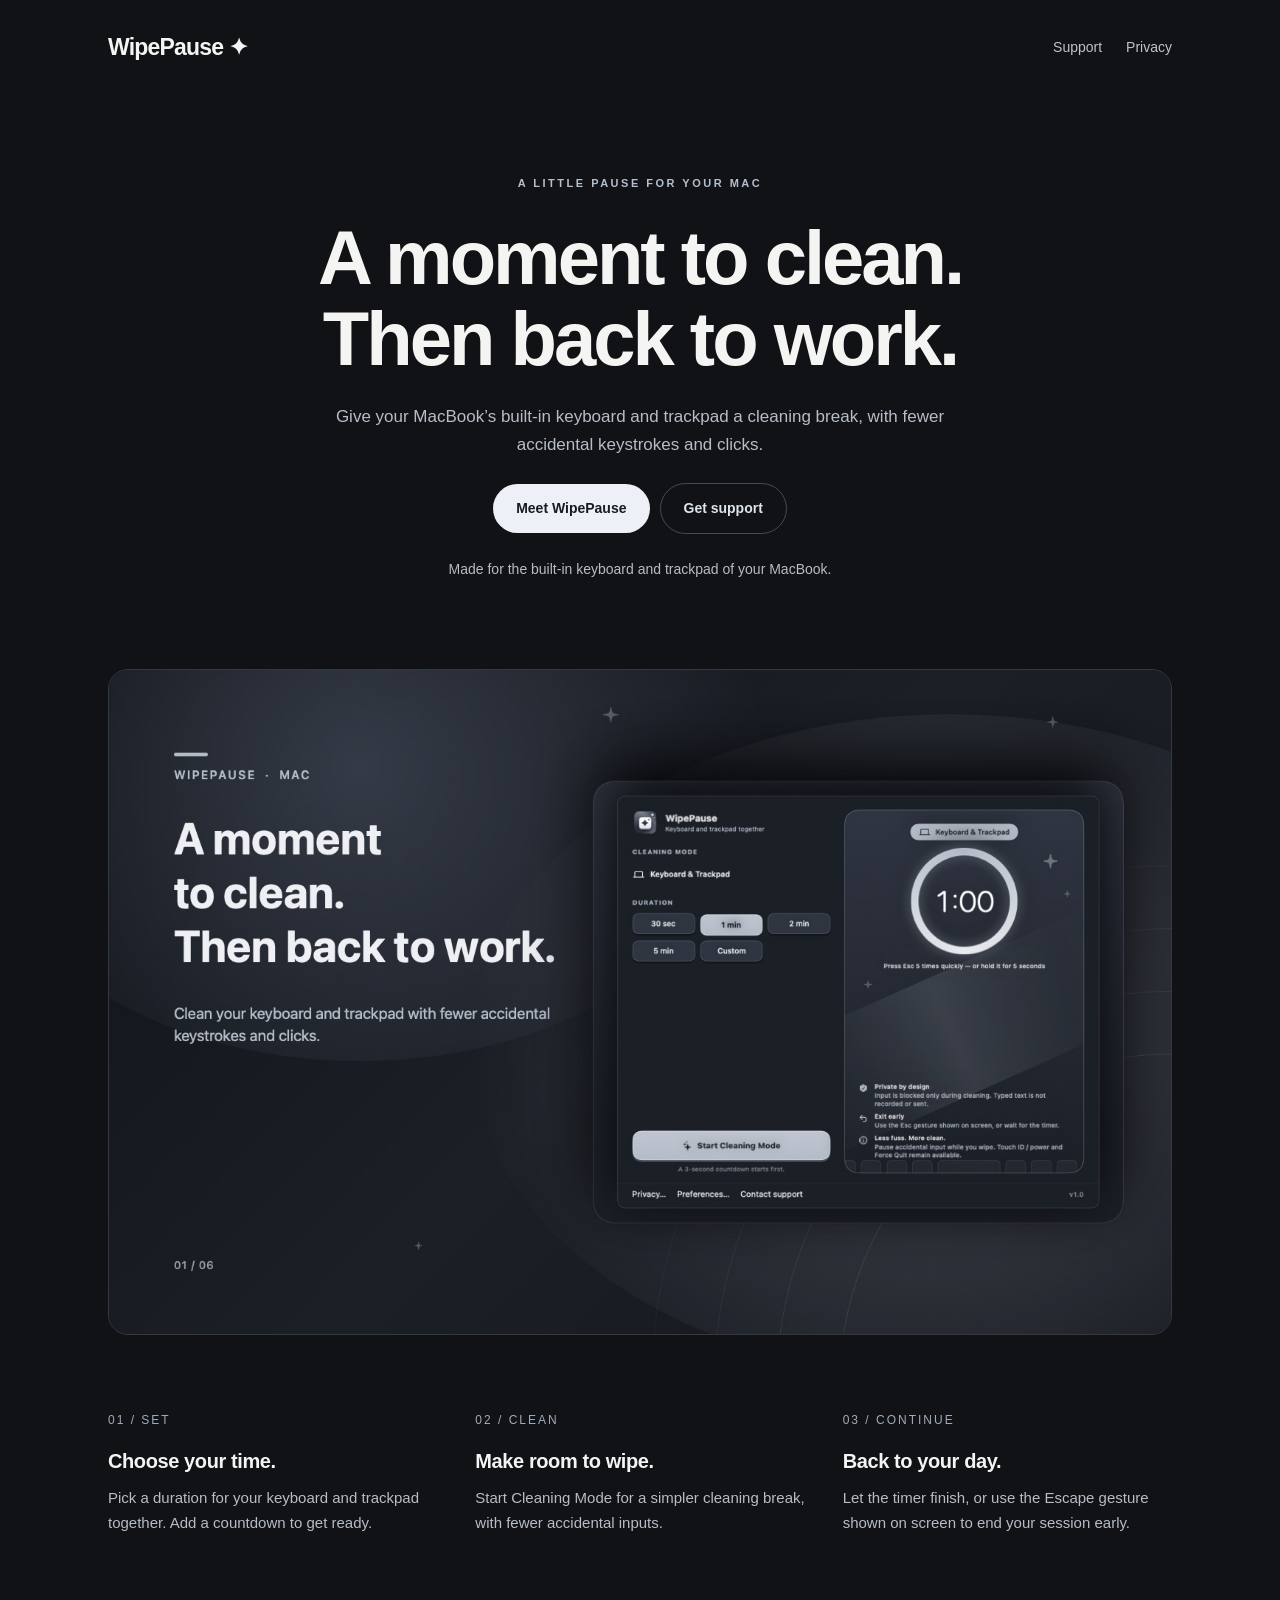
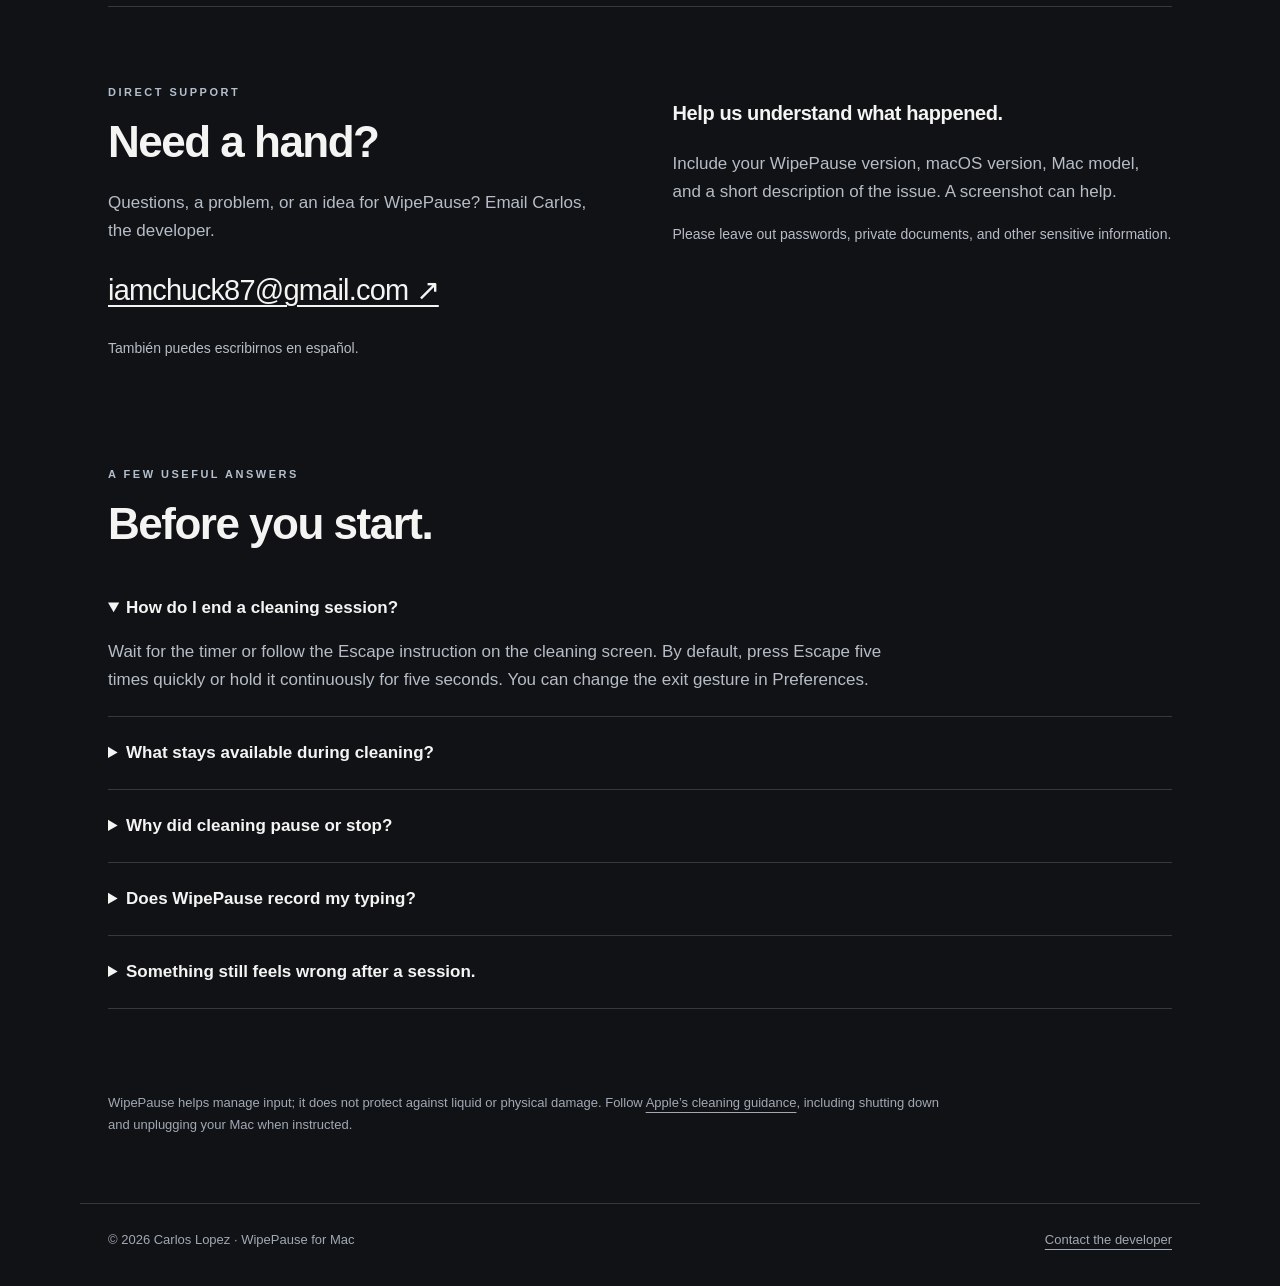
<file: index.html>
<!doctype html><html lang="en"><head><meta charset="utf-8"><meta name="viewport" content="width=device-width,initial-scale=1"><meta name="color-scheme" content="dark"><meta name="description" content="A simpler cleaning break for your Mac keyboard and trackpad. Get help, contact support, and learn about WipePause privacy."><meta property="og:title" content="WipePause — A moment to clean."><meta property="og:description" content="A simpler cleaning break for your Mac keyboard and trackpad. Get help, contact support, and learn about WipePause privacy."><title>WipePause — A moment to clean.</title><link rel="stylesheet" href="styles.css"></head><body><a class="skip" href="#main">Skip to content</a><nav aria-label="Main navigation"><a class="brand" href="index.html">WipePause<span aria-hidden="true"> ✦</span></a><div class="navlinks"><a href="index.html#support">Support</a><a href="privacy.html">Privacy</a></div></nav><main id="main"><section class="hero"><span class="eyebrow">A little pause for your Mac</span><h1>A moment to clean.<br>Then back to work.</h1><p>Give your MacBook’s built-in keyboard and trackpad a cleaning break, with fewer accidental keystrokes and clicks.</p><a class="button" href="#how-it-works">Meet WipePause</a><a class="button secondary" href="#support">Get support</a><p class="small">Made for the built-in keyboard and trackpad of your MacBook.</p></section><figure class="visual"><img src="wipepause.jpg" width="1440" height="900" alt="WipePause's Mac interface with a cleaning timer, duration choices and a Start Cleaning Mode button."></figure><section id="how-it-works" class="steps" aria-label="How WipePause works"><div><span class="num">01 / SET</span><h3>Choose your time.</h3><p>Pick a duration for your keyboard and trackpad together. Add a countdown to get ready.</p></div><div><span class="num">02 / CLEAN</span><h3>Make room to wipe.</h3><p>Start Cleaning Mode for a simpler cleaning break, with fewer accidental inputs.</p></div><div><span class="num">03 / CONTINUE</span><h3>Back to your day.</h3><p>Let the timer finish, or use the Escape gesture shown on screen to end your session early.</p></div></section><section id="support" class="support"><div><span class="eyebrow">Direct support</span><h2>Need a hand?</h2><p>Questions, a problem, or an idea for WipePause? Email Carlos, the developer.</p><a class="email" href="mailto:iamchuck87@gmail.com?subject=WipePause%20support">iamchuck87@gmail.com ↗</a><p class="small" lang="es">También puedes escribirnos en español.</p></div><div><h3>Help us understand what happened.</h3><p>Include your WipePause version, macOS version, Mac model, and a short description of the issue. A screenshot can help.</p><p class="small">Please leave out passwords, private documents, and other sensitive information.</p></div></section><section class="faq"><span class="eyebrow">A few useful answers</span><h2>Before you start.</h2><details open><summary>How do I end a cleaning session?</summary><p>Wait for the timer or follow the Escape instruction on the cleaning screen. By default, press Escape five times quickly or hold it continuously for five seconds. You can change the exit gesture in Preferences.</p></details><details><summary>What stays available during cleaning?</summary><p>Touch ID / power and the system Force Quit shortcut (Command–Option–Escape) remain available. Avoid pressing Touch ID while wiping: it can lock your Mac. WipePause does not disable every hardware or system action.</p></details><details><summary>Why did cleaning pause or stop?</summary><p>If another window takes keyboard focus, stop wiping and follow the on-screen status. Sleep or a display change can end the session. If WipePause cannot reserve its Escape exit, it will not start. Close password fields or other apps using secure input, then try again.</p></details><details><summary>Does WipePause record my typing?</summary><p>No. WipePause does not record or send typed text. The current version does not request Accessibility or Input Monitoring permission. See our <a href="privacy.html">privacy policy</a> for local preferences and keyboard recovery details.</p></details><details><summary>Something still feels wrong after a session.</summary><p>Stop cleaning. If keyboard behavior has not returned to normal, reopen WipePause to retry automatic recovery. If a recovery alert appears, choose Restore keyboard settings; you do not need to start a cleaning session. If the problem continues, <a href="mailto:iamchuck87@gmail.com?subject=WipePause%20keyboard%20support">contact support</a>.</p></details></section><p class="note">WipePause helps manage input; it does not protect against liquid or physical damage. Follow <a href="https://support.apple.com/103258">Apple’s cleaning guidance</a>, including shutting down and unplugging your Mac when instructed.</p></main><footer><span>© 2026 Carlos Lopez · WipePause for Mac</span><a href="mailto:iamchuck87@gmail.com">Contact the developer</a></footer></body></html>
</file>
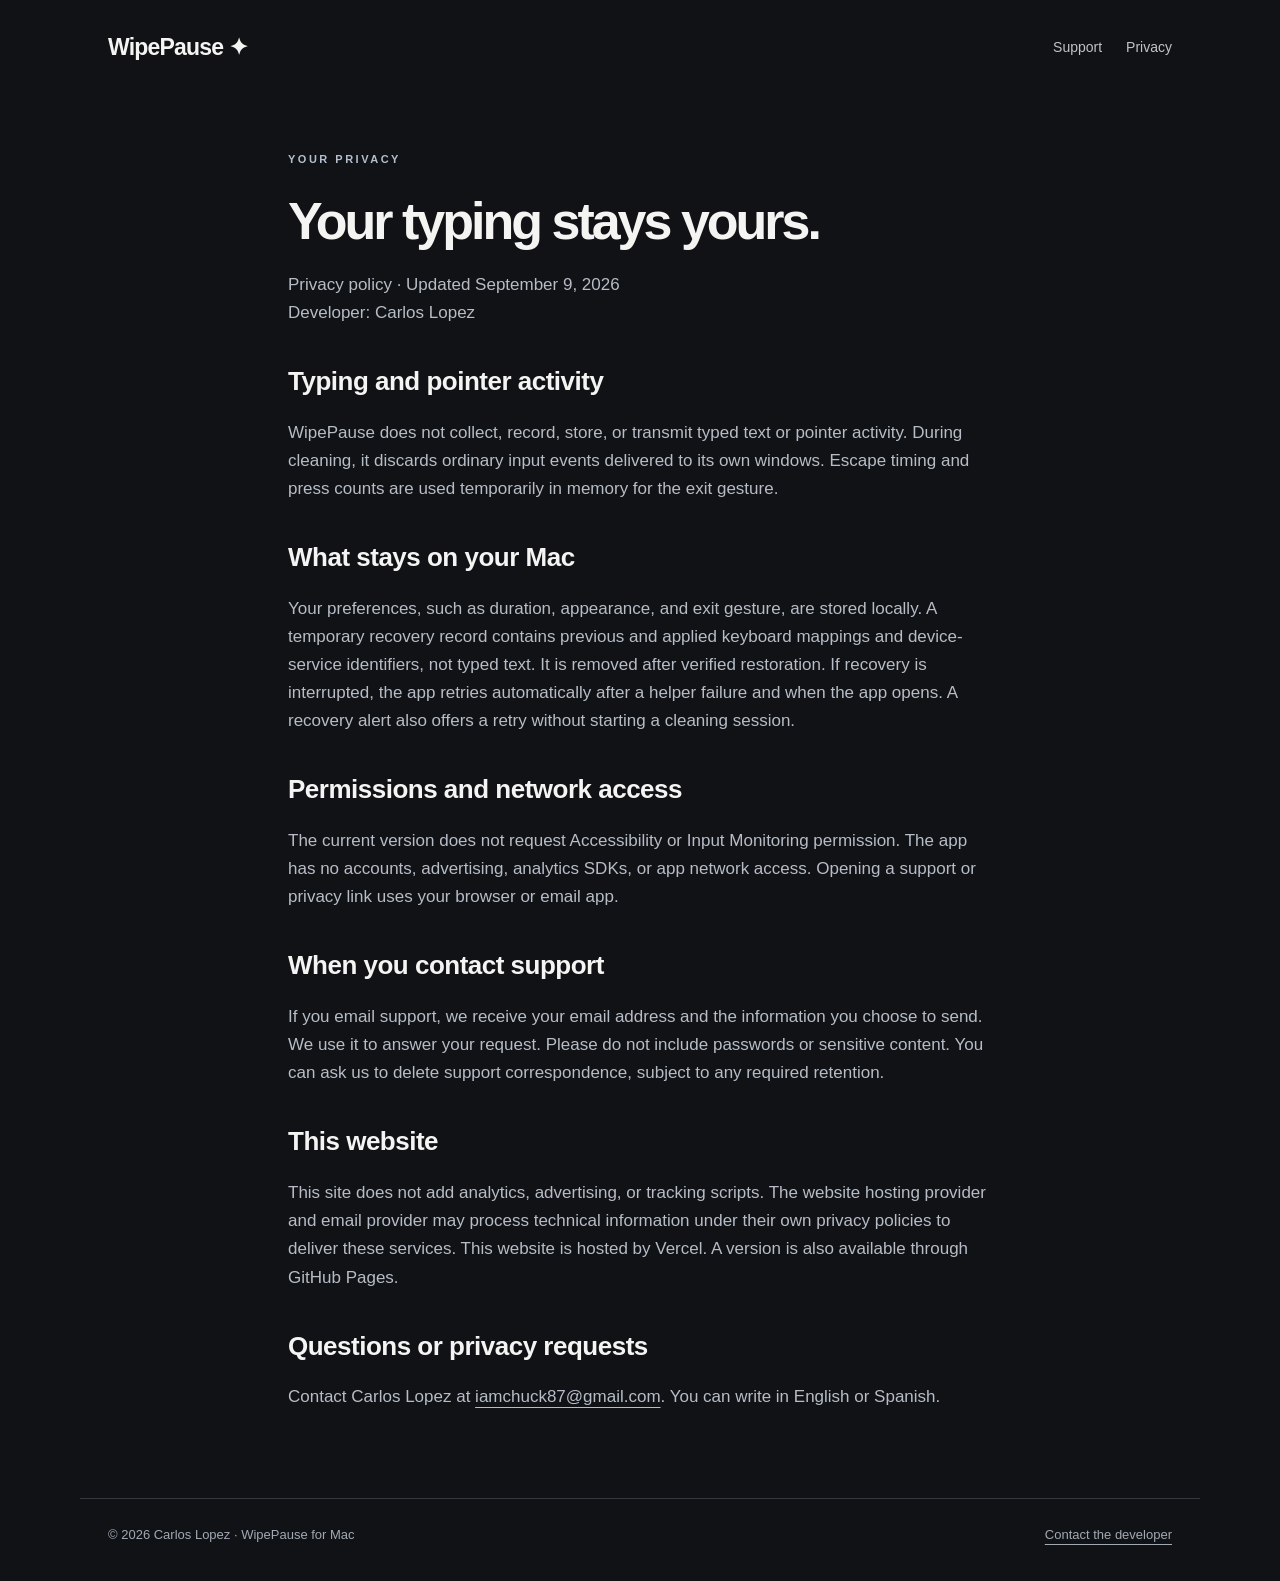
<file: privacy.html>
<!doctype html><html lang="en"><head><meta charset="utf-8"><meta name="viewport" content="width=device-width,initial-scale=1"><meta name="color-scheme" content="dark"><meta name="description" content="What WipePause stores locally, how support email is handled, and how to contact the developer."><meta property="og:title" content="WipePause — Privacy"><meta property="og:description" content="What WipePause stores locally, how support email is handled, and how to contact the developer."><title>WipePause — Privacy</title><link rel="stylesheet" href="styles.css"></head><body><a class="skip" href="#main">Skip to content</a><nav aria-label="Main navigation"><a class="brand" href="index.html">WipePause<span aria-hidden="true"> ✦</span></a><div class="navlinks"><a href="index.html#support">Support</a><a href="privacy.html">Privacy</a></div></nav><main id="main" class="prose"><span class="eyebrow">Your privacy</span><h1>Your typing stays yours.</h1><p>Privacy policy · Updated September 9, 2026<br>Developer: Carlos Lopez</p><h2>Typing and pointer activity</h2><p>WipePause does not collect, record, store, or transmit typed text or pointer activity. During cleaning, it discards ordinary input events delivered to its own windows. Escape timing and press counts are used temporarily in memory for the exit gesture.</p><h2>What stays on your Mac</h2><p>Your preferences, such as duration, appearance, and exit gesture, are stored locally. A temporary recovery record contains previous and applied keyboard mappings and device-service identifiers, not typed text. It is removed after verified restoration. If recovery is interrupted, the app retries automatically after a helper failure and when the app opens. A recovery alert also offers a retry without starting a cleaning session.</p><h2>Permissions and network access</h2><p>The current version does not request Accessibility or Input Monitoring permission. The app has no accounts, advertising, analytics SDKs, or app network access. Opening a support or privacy link uses your browser or email app.</p><h2>When you contact support</h2><p>If you email support, we receive your email address and the information you choose to send. We use it to answer your request. Please do not include passwords or sensitive content. You can ask us to delete support correspondence, subject to any required retention.</p><h2>This website</h2><p>This site does not add analytics, advertising, or tracking scripts. The website hosting provider and email provider may process technical information under their own privacy policies to deliver these services. This website is hosted by Vercel. A version is also available through GitHub Pages.</p><h2>Questions or privacy requests</h2><p>Contact Carlos Lopez at <a href="mailto:iamchuck87@gmail.com?subject=WipePause%20privacy">iamchuck87@gmail.com</a>. You can write in English or Spanish.</p></main><footer><span>© 2026 Carlos Lopez · WipePause for Mac</span><a href="mailto:iamchuck87@gmail.com">Contact the developer</a></footer></body></html>
</file>
<file: styles.css>
*{box-sizing:border-box}html{scroll-behavior:smooth;scroll-padding-top:32px}body{margin:0;background:#101215;color:#f4f4f3;font:17px/1.65 -apple-system,BlinkMacSystemFont,"Segoe UI",sans-serif}a{color:inherit;text-underline-offset:5px}a:hover{color:#c6d8ee}a:focus-visible,summary:focus-visible{outline:3px solid #a5caef;outline-offset:6px}nav,main,footer{max-width:1120px;margin:auto;padding:0 28px}nav{display:flex;align-items:center;justify-content:space-between;gap:20px;min-height:96px}.brand{font-weight:700;font-size:23px;letter-spacing:-.8px;text-decoration:none}.navlinks{display:flex;gap:24px;font-size:14px;color:#c0c3c9}.navlinks a{text-decoration:none}.eyebrow{text-transform:uppercase;letter-spacing:2.5px;font-size:11px;color:#b4bfce;font-weight:650}h1{font-size:clamp(42px,6.5vw,76px);line-height:1.06;letter-spacing:-3px;margin:22px 0}h2{font-size:clamp(30px,4vw,44px);line-height:1.15;letter-spacing:-1.5px;margin:12px 0 22px}h3{font-size:20px;letter-spacing:-.4px}p{color:#b6bdc7}.hero{padding:72px 0 36px;text-align:center}.hero p{max-width:610px;margin:24px auto}.button{display:inline-block;padding:13px 23px;background:#edf1f7;color:#171b22!important;border-radius:100px;font-weight:600;text-decoration:none;font-size:14px}.button:hover{background:#d5e2f3}.secondary{background:transparent;color:#dee4ed!important;border:1px solid #444b56;margin-left:10px}.visual{margin:28px 0 60px;border:1px solid #343941;border-radius:20px;overflow:hidden;background:#20252d}.visual img{width:100%;height:auto;display:block}.steps{display:grid;grid-template-columns:repeat(3,1fr);gap:38px;padding:10px 0 70px}.num{font-size:12px;color:#a1acbb;letter-spacing:2px}.steps h3{margin:12px 0 8px}.steps p{font-size:15px;margin:0}.support{border-top:1px solid #343941;padding:70px 0;display:grid;grid-template-columns:1fr 1fr;gap:65px}.email{display:block;font-size:clamp(19px,2.8vw,29px);letter-spacing:-.8px;margin:22px 0}.small{font-size:14px}.faq{padding:15px 0 70px}details{border-bottom:1px solid #343941;padding:22px 0}summary{cursor:pointer;font-weight:550}details p{max-width:800px;margin:16px 0 0}.note{color:#a1a9b5;font-size:13px;padding:0 0 55px;max-width:840px}footer{border-top:1px solid #343941;padding-top:25px;padding-bottom:35px;display:flex;justify-content:space-between;gap:20px;color:#a1a9b5;font-size:13px}.prose{max-width:760px;padding-top:48px;padding-bottom:70px}.prose h1{font-size:52px}.prose h2{font-size:26px;margin-top:40px;letter-spacing:-.5px}.skip{position:absolute;left:20px;top:-100px;background:white;color:black;padding:12px;z-index:5}.skip:focus{top:10px}@media(max-width:650px){nav,main,footer{padding-left:20px;padding-right:20px}nav{min-height:80px}.hero{padding-top:40px}h1{letter-spacing:-1.8px}.steps,.support{grid-template-columns:1fr;gap:25px}.support{padding:45px 0}.steps{padding-bottom:40px}.visual{margin-bottom:35px;border-radius:12px}.navlinks{gap:15px}.secondary{margin-top:10px}.prose h1{font-size:42px}footer{flex-wrap:wrap}}@media(prefers-reduced-motion:reduce){html{scroll-behavior:auto}}
</file>
